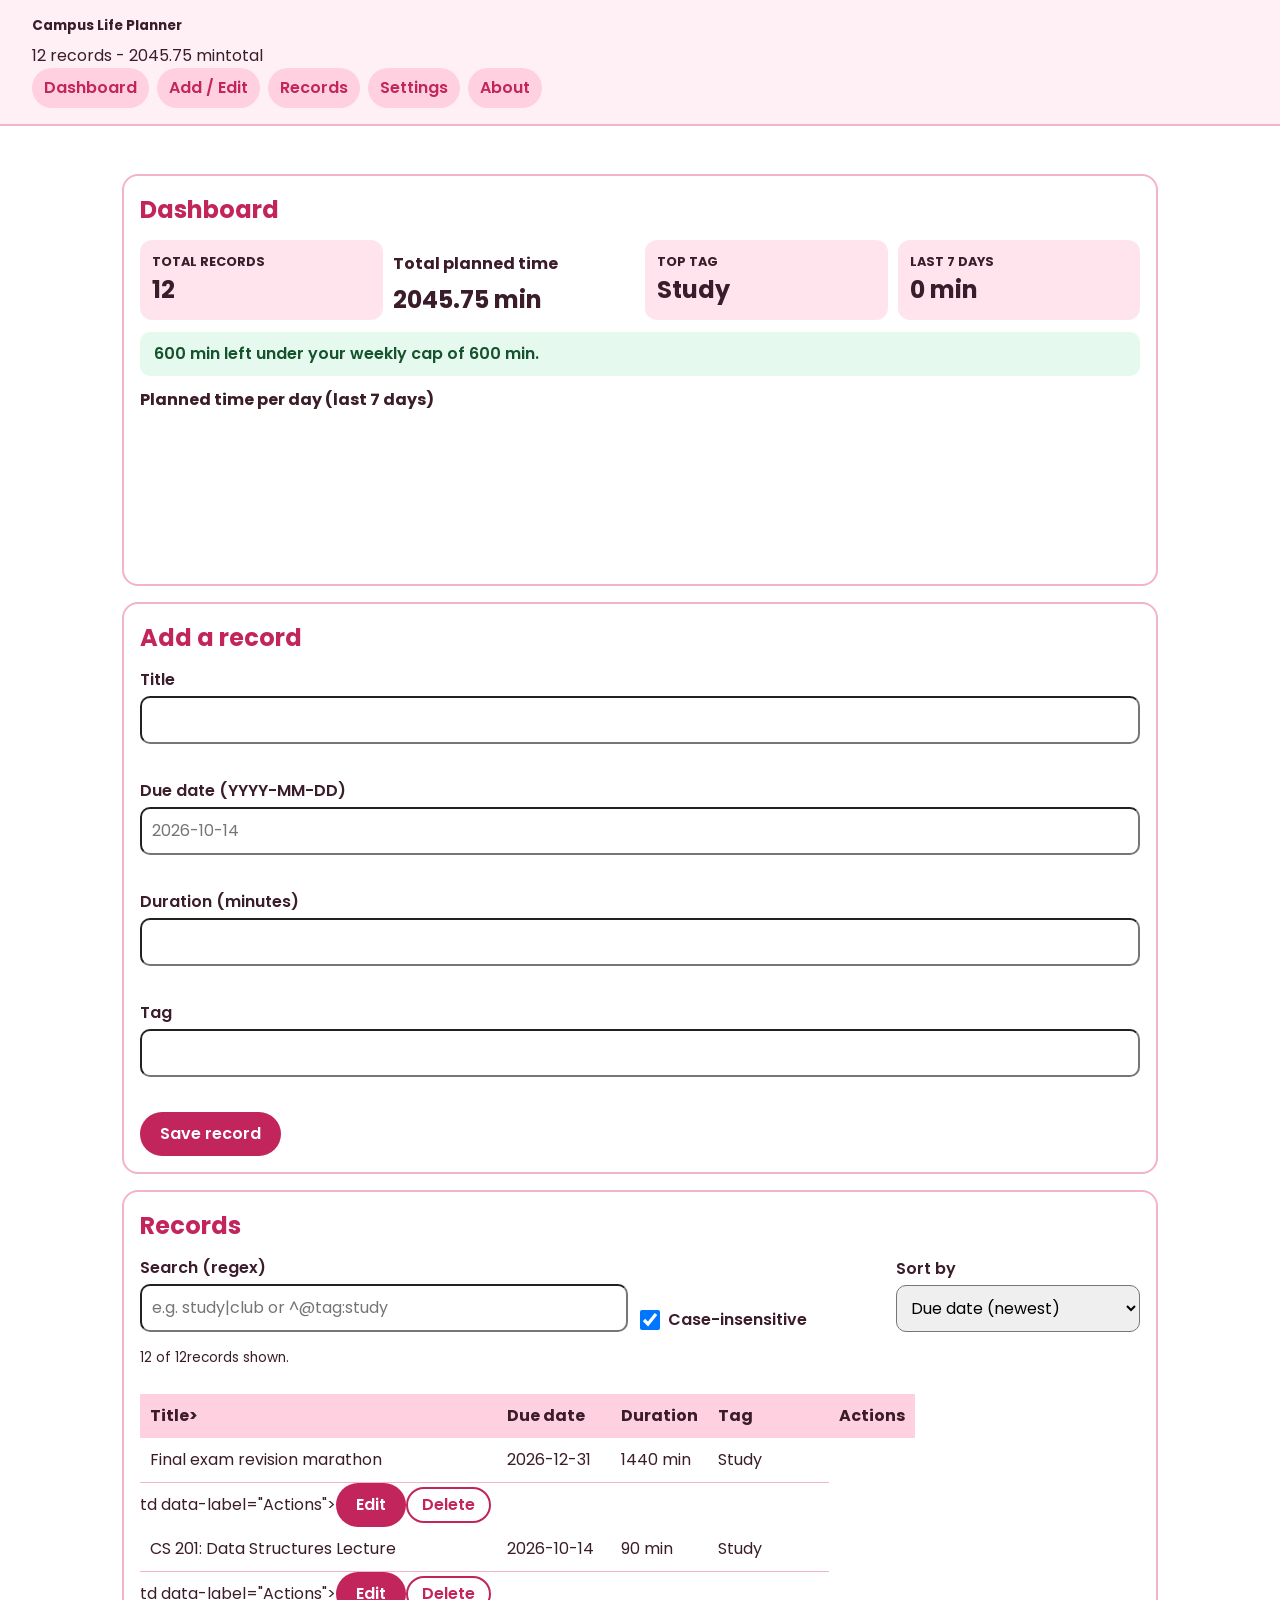
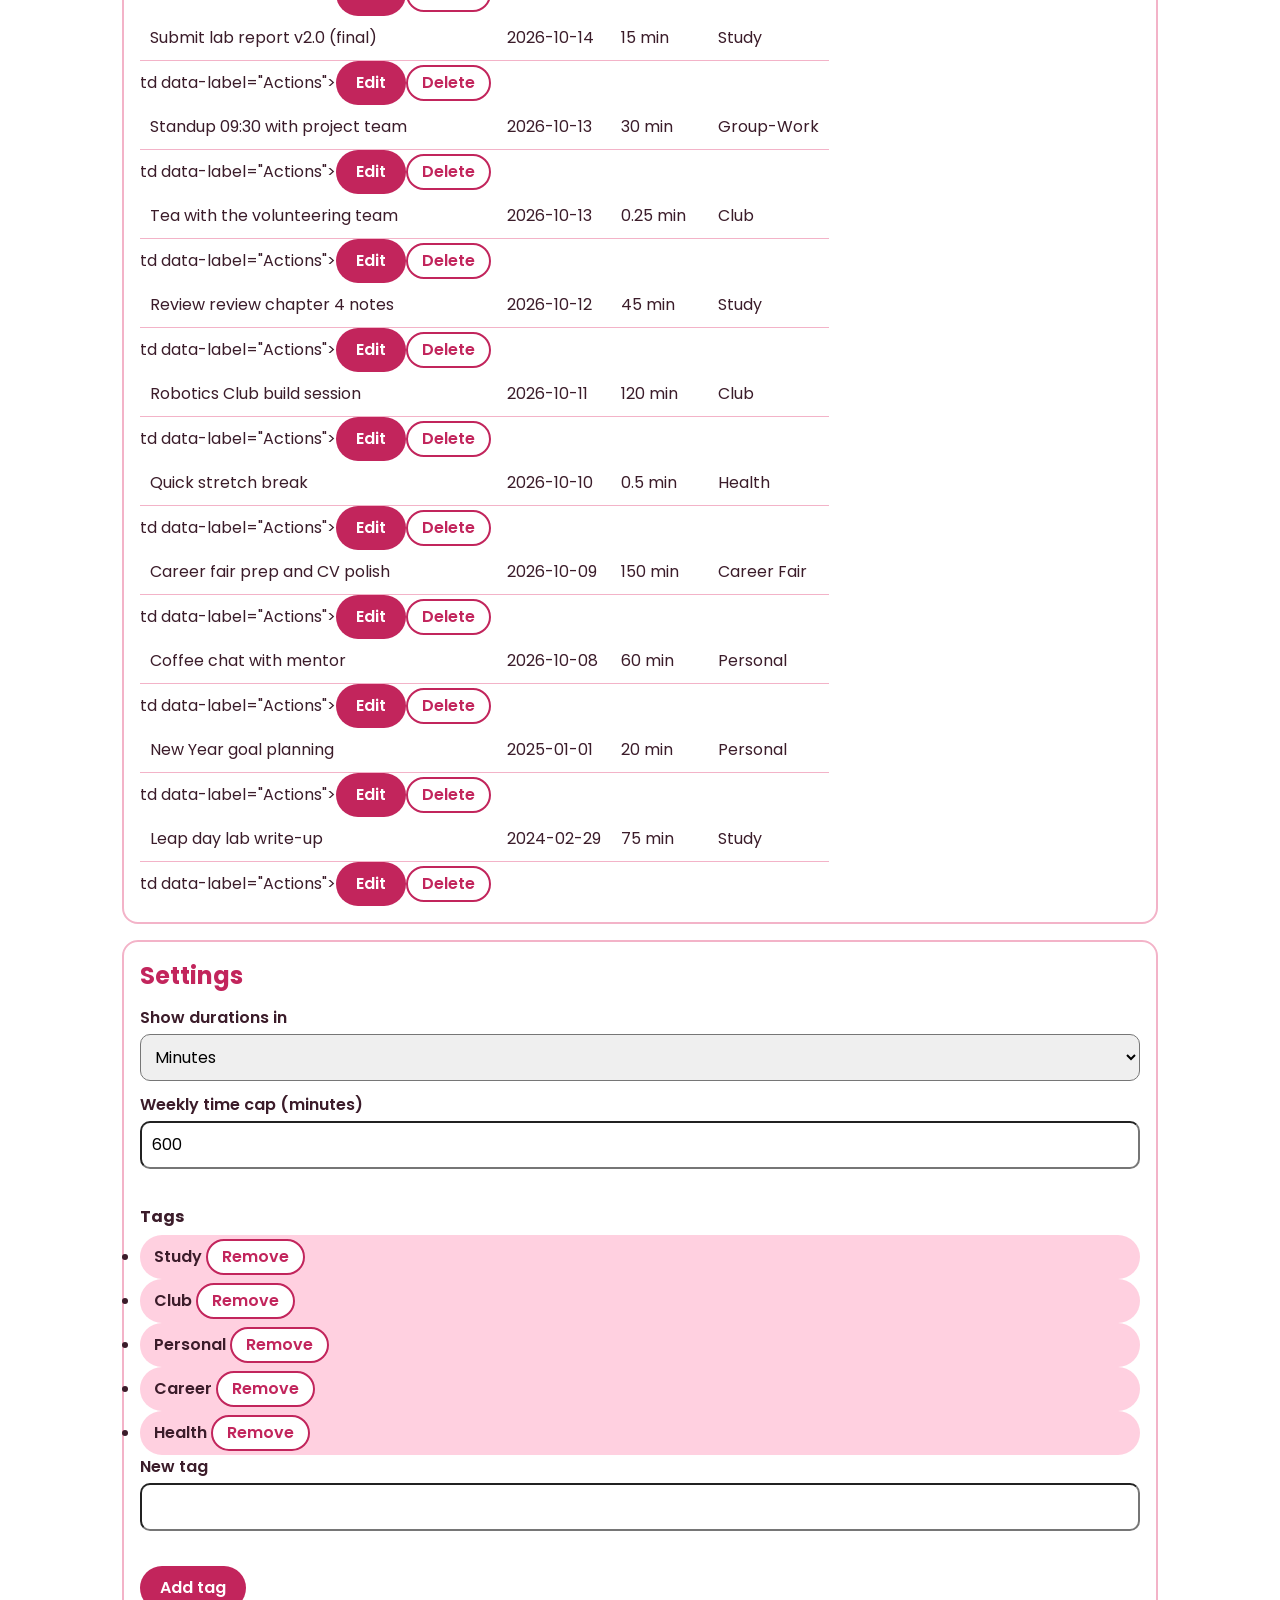
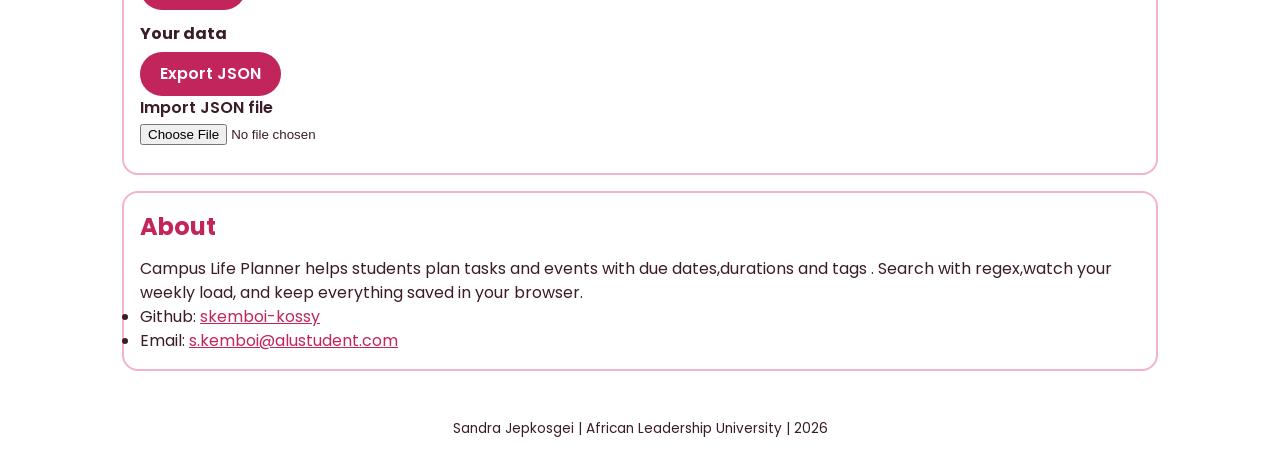
<file: index.html>
<!DOCTYPE html>
<html lang="en">
<head>
  <meta charset="UTF-8">
  <meta name="viewport" content="width=device-width, initial-scale=1">
  <meta name="description" content="Campus Life Planner:plan tasks and events with durations and tags.">
  <title>Campus Life Planner</title>
  <link rel="preconnect" href="https://fonts.googleapis.com">
  <link href="https://fonts.googleapis.com/css2?family=Poppins:wght@400;600;700&display=swap" rel="stylesheet">
  <link rel="stylesheet" href="styles/main.css">
  </head>
  <body>
    <a class="skip-link" href="#main">Skip to main content</a>

    <header>
      <h1>Campus Life Planner</h1>
      <p id="summary"></p>
      <nav aria-label="Main">
        <ul>
          <li><a href="#dashboard">Dashboard</a></li>
          <li><a href="#add">Add / Edit</a></li>
          <li><a href="#records">Records</a></li>
          <li><a href="#settings">Settings</a></li>
          <li><a href="#about">About</a></li>
        </ul>
      </nav>
    </header>
 
    <main id="main" tabindex="-1">
      <p id="message" role="status"></p>

      <section id="dashboard" aria-labelledby="dashboard-title">
        <h2 id="dashboard-title">Dashboard</h2>
        <div class="cards">
          <div class="card"><h3>Total records</h3><p class="big" id="stat-total">0</p></div>
          <div clas="card"><h3>Total planned time</h3><p class="big" id="stat-duration">0</p></div>
          <div class="card"><h3>Top tag</h3><p class="big" id="stat-tag">None</p></div>
          <div class="card"><h3>Last 7 days</h3><p class="big" id="stat-week">0</p></div>
        </div>
        <p id="cap-message" class="cap" role="status" aria-live="polite"></p>
      <h3>Planned time per day (last 7 days)</h3>
      <div id="chart" class="chart" role="img" aria-label="Chart"></div>
      </section>

      <section id="add" aria-labelledby="add-title">
        <h2 id="add-title">Add a record</h2>
        <form id="task-form" novalidate>
          <div class="field">
            <label for="title">Title</label>
            <input id="title" type="text" autocomplete="off" aria-describedby="title-error">
            <p class="error" id="title-error"></p>
          </div>
          <div class="field">
            <label for="due-date">Due date (YYYY-MM-DD)</label>
            <input id="due-date" type="text" placeholder="2026-10-14" autocomplete="off" aria-describedby="due-date-error">
            <p class="error" id="due-date-error"></p>
          </div>
          <div class="field">
            <label for="duration">Duration (minutes)</label>
            <input id="duration" type="text" autocomplete="off" aria-describedby="duration-error">
            <p class="error" id="duration-error"></p>
          </div>
          <div class="field">
            <label for="tag">Tag</label>
            <input id="tag" type="text" list="tag-options" autocomplete="off" aria-describedby="tag-error">
            <datalist id="tag-options"></datalist>
            <p class="error" id="tag-error"></p>
          </div>
          <button type="submit" class="btn">Save record</button>
        </form>
      </section>

      <section id="records" aria-labelledby="records-title">
      <h2 id="records-title">Records</h2>
      <div class="controls">
        <div class="field">
          <label for="search">Search (regex)</label>
          <input id="search" type="text" autocomplete="off" placeholder="e.g. study|club or ^@tag:study">
        </div>
        <div class="field check">
          <input id="case-toggle" type="checkbox" checked>
          <label for="case-toggle">Case-insensitive</label>
        </div>
        <div class="field">
          <label for="sort">Sort by</label>
          <select id="sort">
            <option value="dueDate-desc">Due date (newest)</option>
            <option value="dueDate-asc">Due date (oldest)</option>
            <option value="title-asc">Title (A to Z)</option>
            <option value="title-desc">Title (Z to A)</option>
            <option value="duration-desc">Duration (high to low)</option>
            <option value="duration-asc">Duration (low to high)</option>
          </select>
        </div>
      </div>
      <p id="search-status" role="status"></p>
      <p id="table-message" role="status"></p>
      <table>
        <thead>
          <tr><th scope="col">Title></th><th scope="col">Due date</th><th scope="col">Duration</th><th scope="col">Tag</th><th scope="col">Actions</th></tr>
        </thead>
        <tbody id="rows"></tbody>
      </table>
    </section>

    <section id="settings" aria-labelledby="settings-title">
      <h2 id="settings-title">Settings</h2>
      <div class="field">
        <label for="unit">Show durations in</label>
        <select id="unit">
          <option value="minutes">Minutes</option>
          <option value="hours">hours</option>
        </select>
      </div>
      <div class="field">
        <label for="cap">Weekly time cap (minutes)</label>
        <input id="cap" type="text" aria-describedby="cap-error">
        <p class="error" id="cap-error"></p>
      </div>
      <h3>Tags</h3>
      <ul id="tag-list" class="tag-list"></ul> 
      <form id="tag-form" novalidate>
        <div class="field">
          <label for="new-tag">New tag</label>
          <input id="new-tag" type="text" autocomplete="off" aria-describedby="new-tag-error">
          <p class="error" id="new-tag-error"></p>
        </div>
        <button type="submit" class="btn">Add tag</button>
      </form>
      <h3>Your data</h3>
      <button type="button" class="btn" id="export-btn">Export JSON</button>
      <div class="field">
        <label for="import-file">Import JSON file</label>
        <input id="import-file" type="file" accept=".json">
      </div>
    </section>

    <section id="about" aria-labelledby="about-title">
      <h2 id="about-title">About</h2>
      <p>Campus Life Planner helps students plan tasks and events with due dates,durations and tags . Search with regex,watch your weekly load, and keep everything saved in your browser.</p>
      <ul>
         <li>Github: <a href="https://github.com/skemboi-kossy">skemboi-kossy</a></li>
         <li>Email: <a href="mailto:s.kemboi@alustudent.com">s.kemboi@alustudent.com</a></li>
      </ul>
    </section>
  </main>

  <footer><p>Sandra Jepkosgei | African Leadership University | 2026</p></footer>
  <script type="module" src="scripts/main.js"></script>
</body>
</html>
</file>
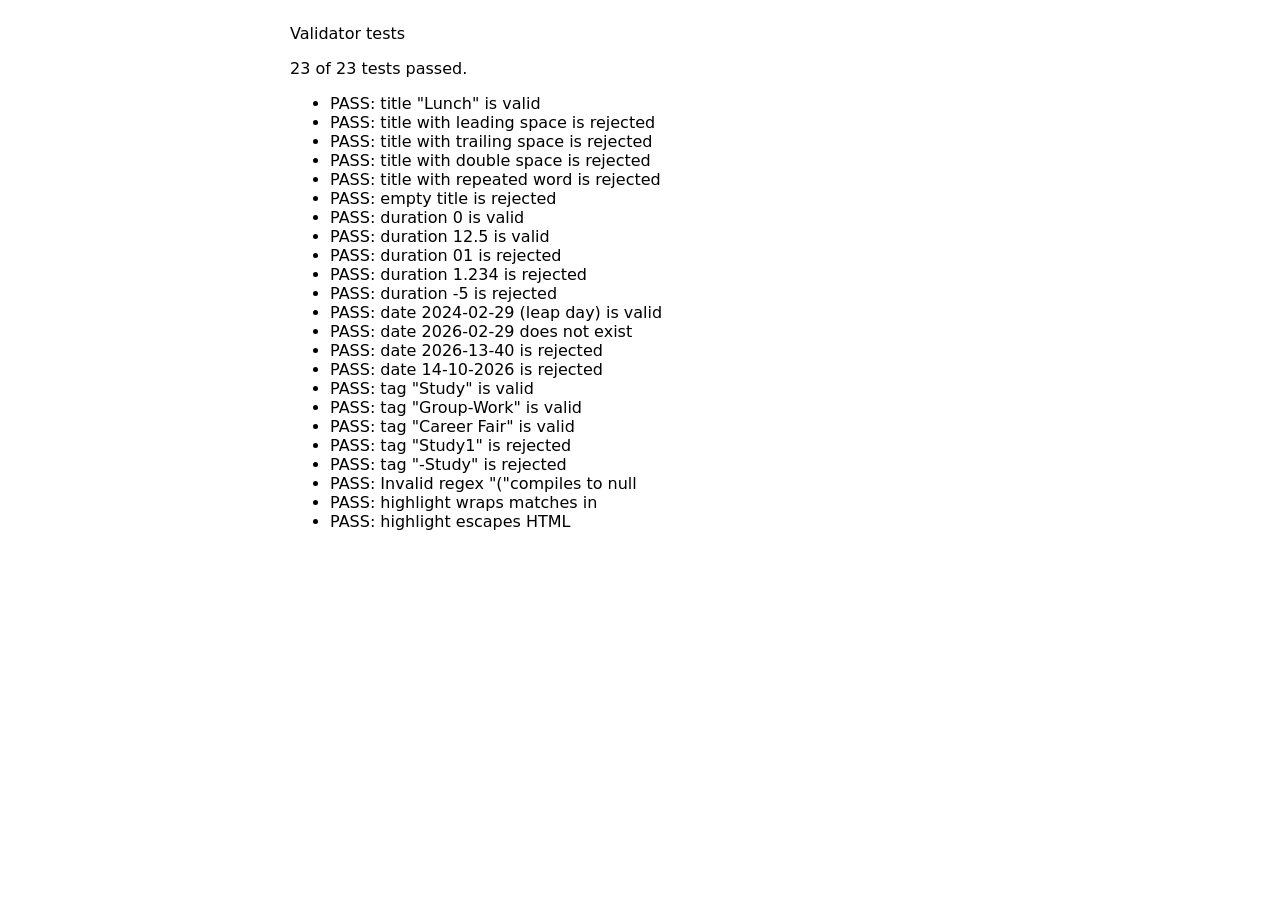
<file: tests.html>
<!DOCTYPE html>
<html lang="en"
<head>
  <meta charset="UTF-8">
  <meta name="viewport" content="width=device-width, initial-scale=1">
  <title>Campus Life Planner - Tests</title>
  <style>body{font-family:system-ui,sans-serif;max-width:700px;margin:24px auto;padding:0 16px}.pass{color:#065f46}.fail{color:#b91c1c;font-weight:700}</style>
</head>
<body>
<hi>Validator tests</h1>
<p id="summary" role="status"></p>
<ul id="out"></ul>
<script type="module">
import * as V from './scripts/validators.js';
import { compileRegex, highlight } from './scripts/search.js';
const ok = r => r === '';
const cases = [
  ['title "Lunch" is valid', ok(V.validTitle('Lunch')), true],
  ['title with leading space is rejected', ok(V.validTitle(' Lunch')), false],
  ['title with trailing space is rejected', ok(V.validTitle('Lunch ')), false],
  ['title with double space is rejected', ok(V.validTitle('a  b')), false],
  ['title with repeated word is rejected', ok(V.validTitle('the the cat')), false],
  ['empty title is rejected', ok(V.validTitle('')), false],
  ['duration 0 is valid', ok(V.validDuration('0')), true],
  ['duration 12.5 is valid', ok(V.validDuration('12.5')), true],
  ['duration 01 is rejected', ok(V.validDuration('01')), false],
  ['duration 1.234 is rejected', ok(V.validDuration('1.234')), false],
  ['duration -5 is rejected', ok(V.validDuration('-5')), false],
  ['date 2024-02-29 (leap day) is valid', ok(V.validDate('2024-02-14')), true],
  ['date 2026-02-29 does not exist', ok(V.validDate('2026-02-29')), false],
  ['date 2026-13-40 is rejected', ok(V.validDate('2026-13-40')), false],
  ['date 14-10-2026 is rejected', ok(V.validDate('14-10-2026')), false],
  ['tag "Study" is valid', ok(V.validTag('Study')), true],
  ['tag "Group-Work" is valid', ok(V.validTag('Group-Work')), true],
  ['tag "Career Fair" is valid', ok(V.validTag('Career Fair')), true],
  ['tag "Study1" is rejected', ok(V.validTag('Study1')), false],
  ['tag "-Study" is rejected', ok(V.validTag('-Study')), false],
  ['Invalid regex "("compiles to null', compileRegex('(') === null, true],
  ['highlight wraps matches in <mark>', highlight('Coffee chat', /coffee/i) === '<mark>Coffee</mark> chat', true],
  ['highlight escapes HTML', highlight('<b>x</b>', null) === '&lt;b&gt;x&lt;/b&gt;', true],
];
let passed = 0;
document.getElementById('out').innerHTML = cases.map(([name, got, want]) => {
  const p = got === want; 
  if (p) passed++;
  return `<li class="${p ? 'pass' : 'fail'}'">${p ? 'PASS' : 'FAIL'}: ${name}</li>`;
}).join('');
document.getElementById('summary').textContent = `${passed} of ${cases.length} tests passed.`;
</script>
</body>
</html>
</file>
<file: styles/main.css>
:root {
  --pink: #ffe4ee;
  --accent: #c2255c;
  --dark: #3b1c2a;
  --soft: #ffd0e0;
  --line: #f3b3c8;
}
*{box-sizing:border-box; margin: 0; padding: 0; }
body{font-family:"Poppins" , Arial,sans-serif; background: var(pink); color: var(--dark); line-height: 1.5; }
a{color: var(--accent);}
:focus-visible {outline: 3px solid var(--dark); outline-offset: 2px;}

.skip-link {position:absolute; left: 8px; top: -60px; background: #fff; padding: 8px 12px; border-radius: 8px;}
.skip-link:focus {top:8px;}

/* Header: phone first (about 360px) */
header {background: #fff0f6; padding: 16px; border-bottom: 2px solid var(--line);}
h1 {font-size: 0.85rem; margin-bottom: 8px;}
nav ul { list-style: none; display: flex; flex-wrap: wrap; gap: 8px}
nav a { display: block; padding:8px 12px; background: var(--soft); border-radius: 999px; text-decoration: none; font-weight: 600;}
nav a:hover { background: var(--line);}

main { padding: 16px; }
section { background: #fff; border: 2px solid var(--line); border-radius: 16px; padding: 16px; margin-bottom: 16px; }
h2 { color: var(--accent); margin-bottom: 12px;}
h3 { font-size: 1rem; margin: 12px 0 6px; }
#message { min-height: 1.5rem; font-weight: 600; margin-bottom: 8px }


/* Dashboard */
.cards { display: grid; grid-template-columns: 1fr; gap: 10px }
.card { background: var(--pink); border-radius: 12px; padding: 12px; }
.card h3 {margin: 0; font-size: 0.8rem; text-transform: uppercase; }
.big {font-size: 1.5rem; font-weight: 700; }
.cap { margin-top: 12px; padding:10px 14px; border-radius: 10px; background: #e6f9ee; color: #14532d; font-weight: 600; }
.cap.over { background: #ffe0e0; color: #9b1c1c; }
.chart { display: flex; align-items: flex-end; gap: 8px; height: 150px; }
.bar-col {flex: 1; height:100%; display: flex; flex-direction: column;justify-content: flex-end; align-items: center;}
.bar { width: 100%; min-height: 2px; background: var(--accent); border-radius: 6px 6px 0 0; transform-origin: bottom; animation: grow 0.6s ease-out;}
.bar-label { font-size: 0.75rem;}
@keyframes grow {from { transform: scaleY(0); } to { transform: scaleY(1); } }


/* Forms */
.field { display: flex; flex-direction: column; gap: 4px; margin-bottom: 12px; }
.field.check { flex-direction: row; align-items: center; gap: 8px }
label { font-weight: 600; }
input[type="text"], select { font: inherit; padding: 10px; min-height: 44px; border: 2px solid var(var--accent); border-radius: 10px; width:100% background: #fff; }
input[type="checkbox"] { width: 20px; height: 20px;}
input[aria-invalid="true"] { border-color: #9b1c1c; }
.error { color: #9b1c1c; font-size: 0.85rem; min-height: 1.2rem; }
.error:not(:empty)::before { content: "Error: "; font-weight:700;}
.btn { font: inherit; font-weight: 600; min-height: 44px; padding: 8px 20px; background: var(--accent); color: #fff; border: 0; border-radius: 999px; cursor: pointer; transition: transform 0.2s; }
.btn:hover { transform: scale(1.05); }
.small { min-height: 36px; padding: 4px 14px; margin-right:6px; }
.small.plain { background: #fff; color: var(--accent); border: 2px solid var(--accent); }
.tag-list li { background: var(--soft); border-radius: 999px; padding: 4px 6px 4px 14px; font-weight: 600; }
#search-status, #table-message { font-size: 0.85rem; min-height: 1.3em; margin: 4px 0; }
mark { background: #ffe066; padding: 0 2px; }

/* Table: stacked cards on phones */
table, tbody { display: block; }
thead { position: absolute; left: -99999px; }
tr { display: block; background: var(--pink); border-radius: 12px; padding: 8px 12px; margin-bottom: 10px; }
td { display: flex; justify-content: space-between; align-items: center; gap: 12px; padding: 6px 0; }
td::before { content: attr(data-label); font-weight: 600; }
td input { flex: 1; min-width: 0; }

footer { text-align: center; padding: 16px; font-size: 0.85rem; }

/* Tablet: 768px */
@media(min-width: 768px) {
  header,main { padding-left: 32px; padding-right: 32px; }
  .cards { grid-template-columns: 1fr 1fr; }
  .controls { display: grid; grid-template-columns: 2fr 1fr 1fr; gap: 12px; align-items: end; }
  table { display: table; border-collapse: collapse; }
  tbody { display: table-row-group;}
  thead { position: static; }
  tr { display: table-row-group; }
  thead { position: static; }
  tr { display: table-row; background: none; padding: 0; margin: 0; }
  td { display: table-cell; padding: 10px; border-bottom: 1px solid var(--line); }
  td::before { content:none}
  th { text-align: left; padding: 10px; background: var(--soft); }
}

/* Desktop: 1024px */
@media (min-width: 1024px) {
  main { max-width: 1100px; margin: 0 auto; }
  .cards { grid-template-columns:repeat(4, 1fr); }
}

@media (prefers-reduced-motion: reduce) {
  *{animation: none !important; transition: none !important; }
}
</file>
